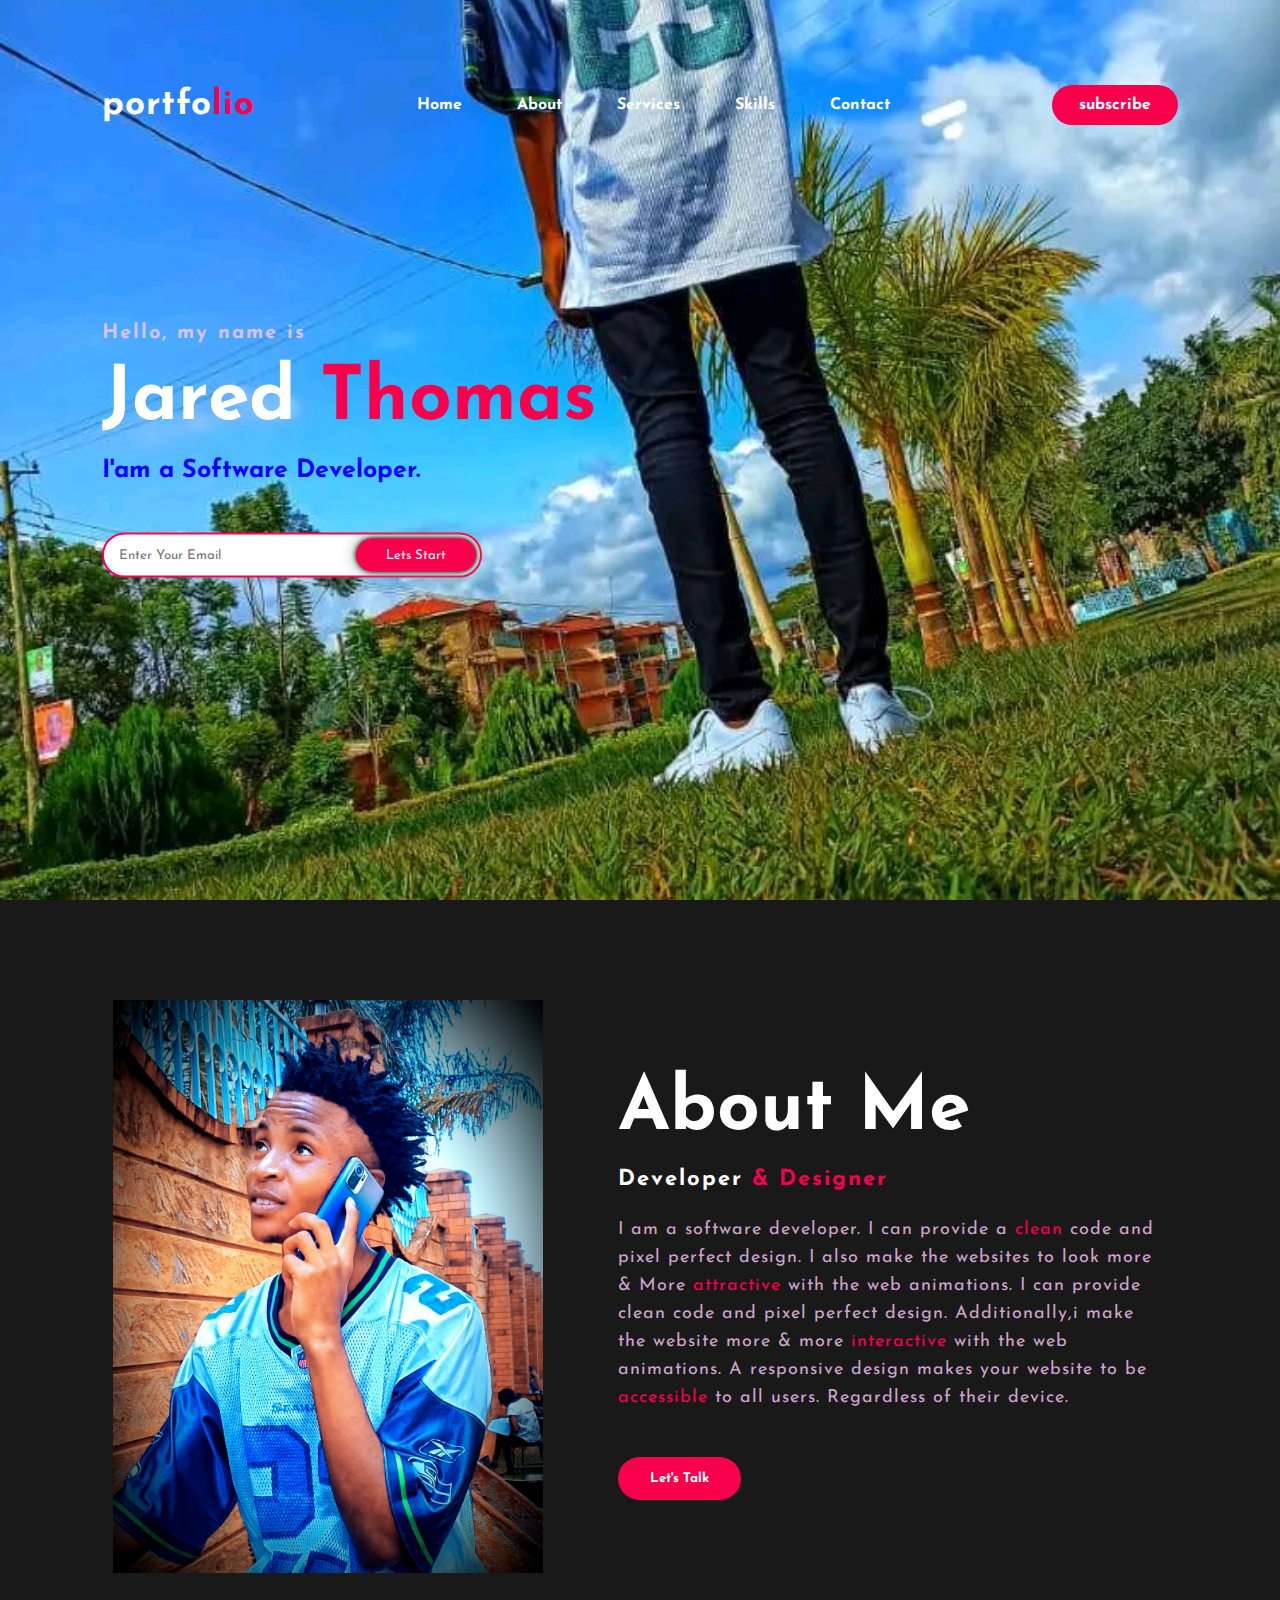
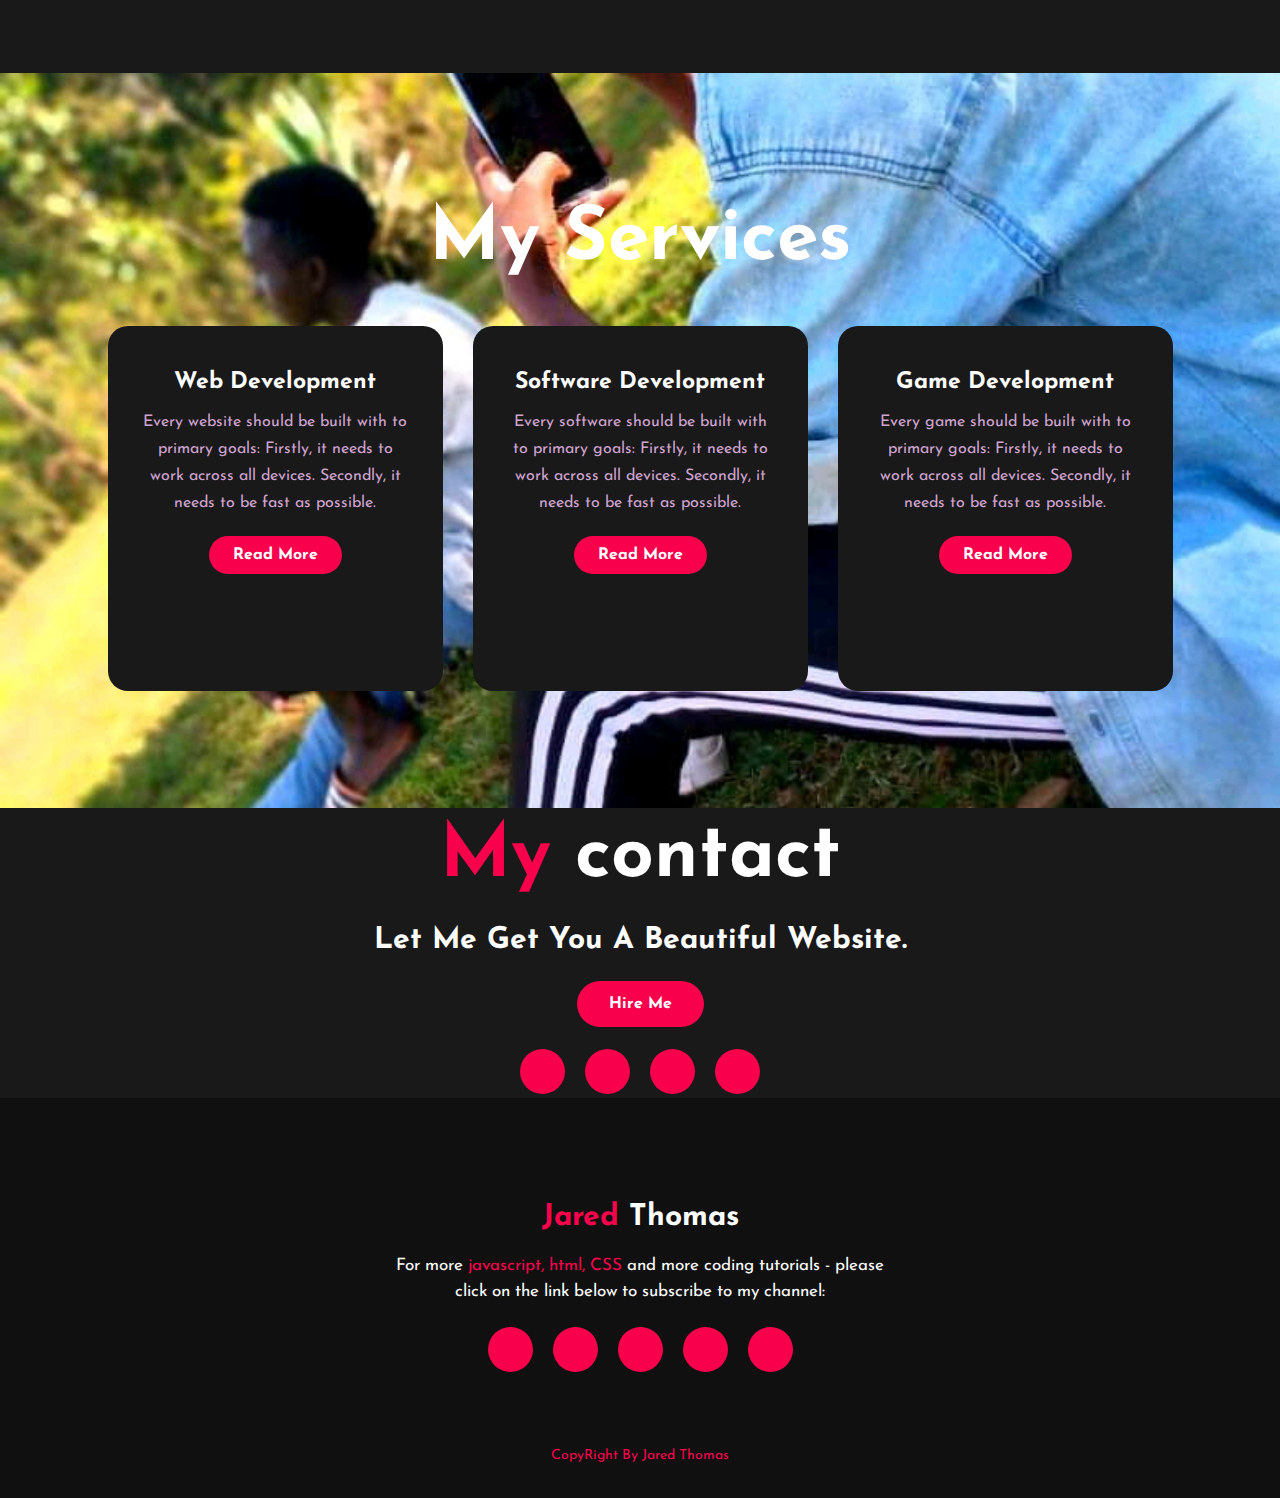
<file: index.html>
<!DOCTYPE html>
<html>

<head>
    <title>portfolio website</title>
    <link href="./styles.css" rel="stylesheet">
    <link rel="preconnect" href="https://fonts.gstatic.com">
    <link href="https://fonts.googleapis.com/css2?family=Josefin+Sans:ital,wght@0,100;0,200;0,300;0,400;0,500;0,600;0,700;1,100;1,200;1,300;1,400;1,500;1,600;1,700&display=swap" rel="stylesheet">
    <link rel="stylesheet" href="https://cdnjs.cloudflare.com/ajax/libs/font-awesome/6.2.0/css/all.min.css" integrity="sha512-xh6O/CkQoPOWDdYTDqeRdPCVd1SpvCA9XXcUnZS2FmJNp1coAFzvtCN9BmamE+4aHK8yyUHUSCcJHgXloTyT2A==" crossorigin="anonymous" referrerpolicy="no-referrer"
    />
</head>

<body>


    <!------hero section starts--------->

    <div class="hero">
        <nav>

            <h2 class="logo">portfo<span>lio</span></h2>

            <ul>
                <li><a href="#">home</a></li>
                <li><a href="#">about</a></li>
                <li><a href="#">services</a></li>
                <li> <a href="#">skills</a></li>
                <li> <a href="#">contact</a></li>

            </ul>

            <a href="#" class="btn">subscribe</a>

        </nav>
        <div class="content">
            <h4>Hello, my name is</h4>
            <h1>Jared <span>Thomas</span></h1>
            <h3>I'am a Software Developer.</h3>
            <div class="newslatter">
                <form>
                    <input type="email" name="email" id="mail" placeholder="Enter Your Email">
                    <input type="Submit" name="submit" value="Lets Start">
                </form>
            </div>
        </div>
    </div>
    <!------------About section start------->
    <section class="about">
        <div class="main">
            <img src="images/jared.jpg">
            <div class="about-text">
                <h2>About Me</h2>
                <h5>Developer <span>& Designer</span></h5>

                <p>
                    I am a software developer. I can provide a
                    <span>clean</span> code and pixel perfect design. I also make the websites to look more & More <span>attractive</span> with the web animations. I can provide clean code and pixel perfect design. Additionally,i make the website more
                    & more <span>interactive</span> with the web animations. A responsive design makes your website to be <span>accessible</span> to all users. Regardless of their device. </p>
                <button type="button">Let's Talk</button>
            </div>
        </div>
    </section>
    <!---------service section starts-------->
    <div class="service">
        <div class="title">
            <h2>My Services</h2>

        </div>
        <div class="box">
            <div class="card">
                <i class="fas fa-bars"></i>
                <h5>Web Development</h5>
                <div class="pra">
                    <p>Every website should be built with to primary goals: Firstly, it needs to work across all devices. Secondly, it needs to be fast as possible.</p>
                    <p style="text-align:center ;">
                        <a class="button" href="#">Read More</a>
                    </p>
                </div>
            </div>
            <div class="card">
                <i class="fas fa-user"></i>
                <h5>Software Development</h5>
                <div class="pra">
                    <p>Every software should be built with to primary goals: Firstly, it needs to work across all devices. Secondly, it needs to be fast as possible.</p>
                    <p style="text-align:center ;">
                        <a class="button" href="#">Read More</a>
                    </p>
                </div>
            </div>
            <div class="card">
                <i class="fas fa-bell"></i>
                <h5>Game Development</h5>
                <div class="pra">
                    <p>Every game should be built with to primary goals: Firstly, it needs to work across all devices. Secondly, it needs to be fast as possible.</p>
                    <p style="text-align:center ;">
                        <a class="button" href="#">Read More</a>
                    </p>
                </div>
            </div>
        </div>
    </div>
    <!----------contact me-------->
    <div class="contact-me">

        <div class="title">
            <h2><span>My</span> contact</h2>

        </div>
        <p>Let Me Get You A Beautiful Website.</p>
        <a class="button-two" href="#">Hire Me</a>
        <div class="social">
            <a href="#"><i class="fa-brands fa-whatsapp"></i></a>
            <a href="#"><i class="fa-brands fa-telegram"></i></a>
            <a href="#"><i class="fa-solid fa-phone"></i></a>
            <a href="#"><i class="fa-sharp fa-solid fa-inbox"></i></a>

        </div>
    </div>
    <!----------footer start--------->
    <footer>
        <p><span>Jared</span> Thomas</p>

        <p> For more <span>javascript, html, CSS</span> and more coding tutorials - please click on the link below to subscribe to my channel:</p>

        <div class="social">
            <a href=""><i class="fa-brands fa-facebook"></i></a>
            <a href="#"><i class="fab fa-instagram"></i></a>
            <a href="#"><i class="fab fa-dribbble"></i></a>
            <a href="#"><i class="fa-brands fa-twitter"></i></a>
            <a href="#"><i class="fa-brands fa-linkedin"></i></a>
        </div>
        <p class="End">CopyRight By Jared Thomas</p>
    </footer>
</body>

</html
</file>
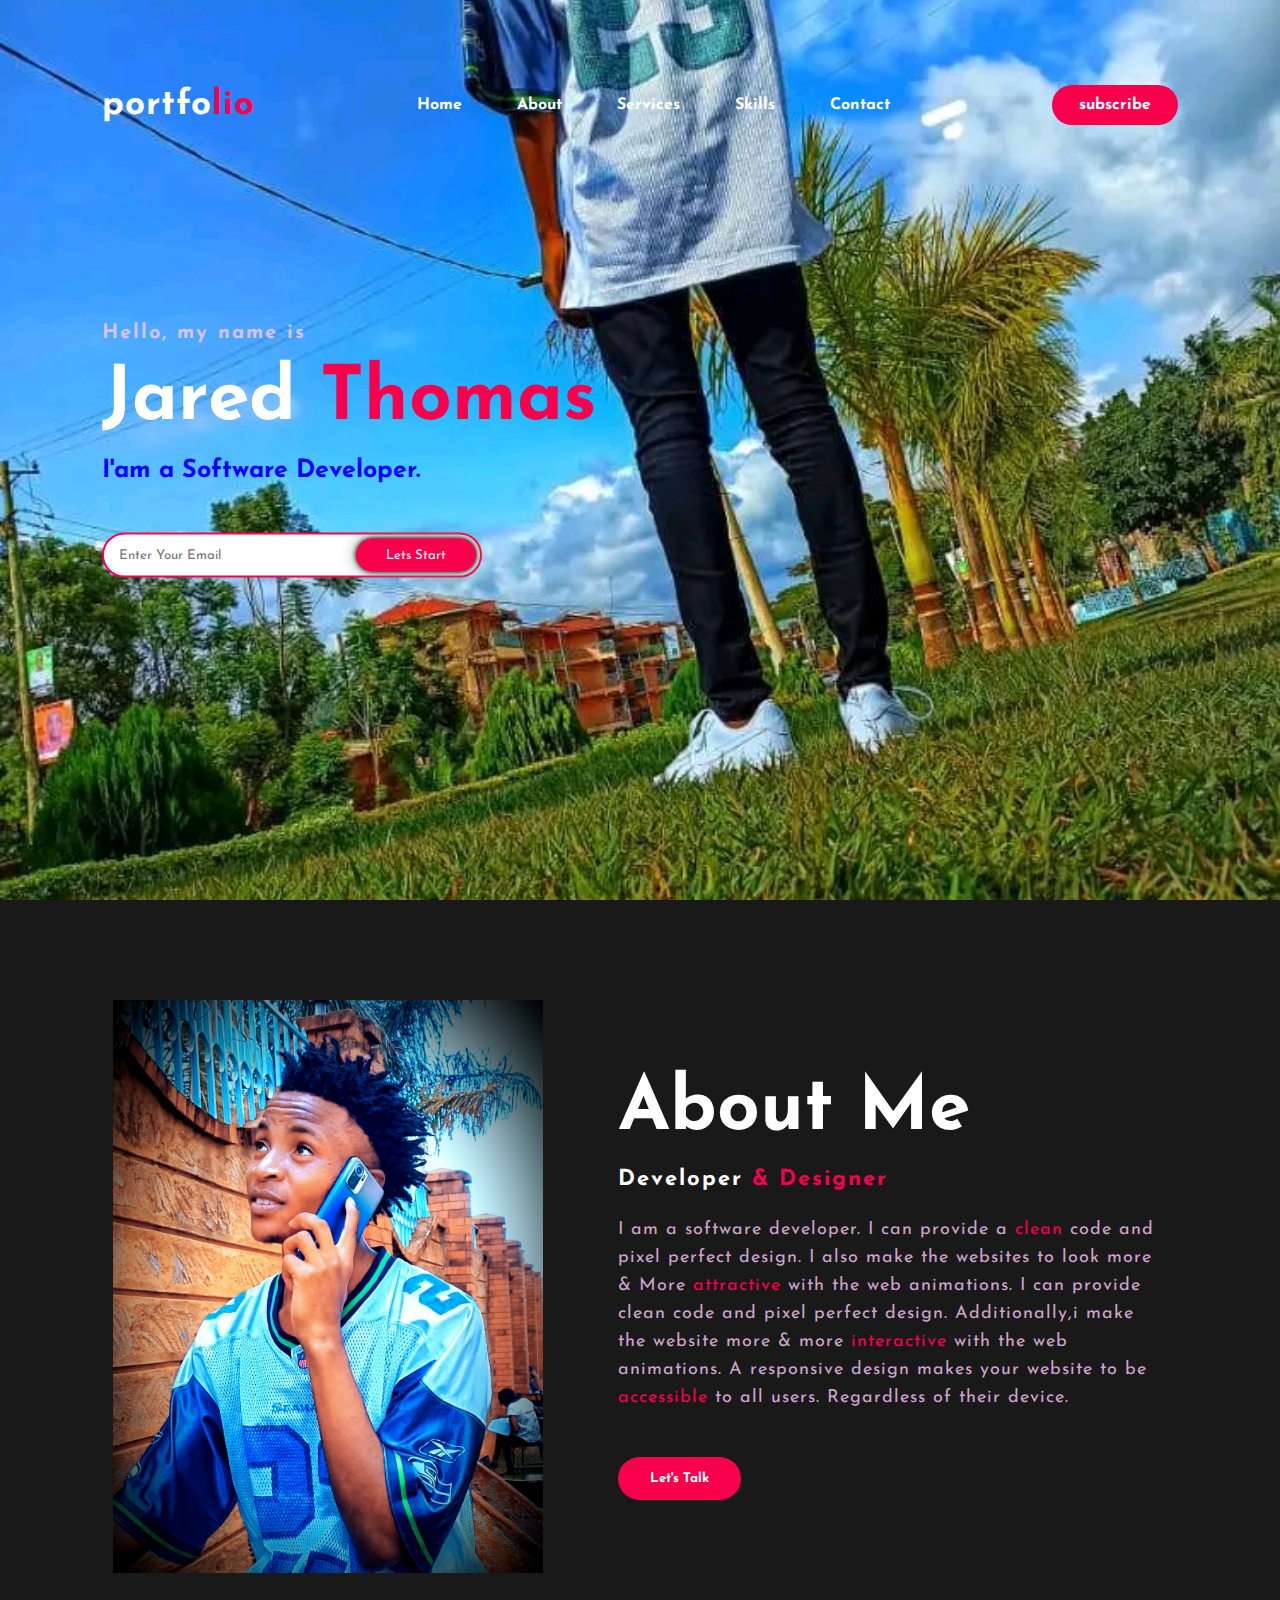
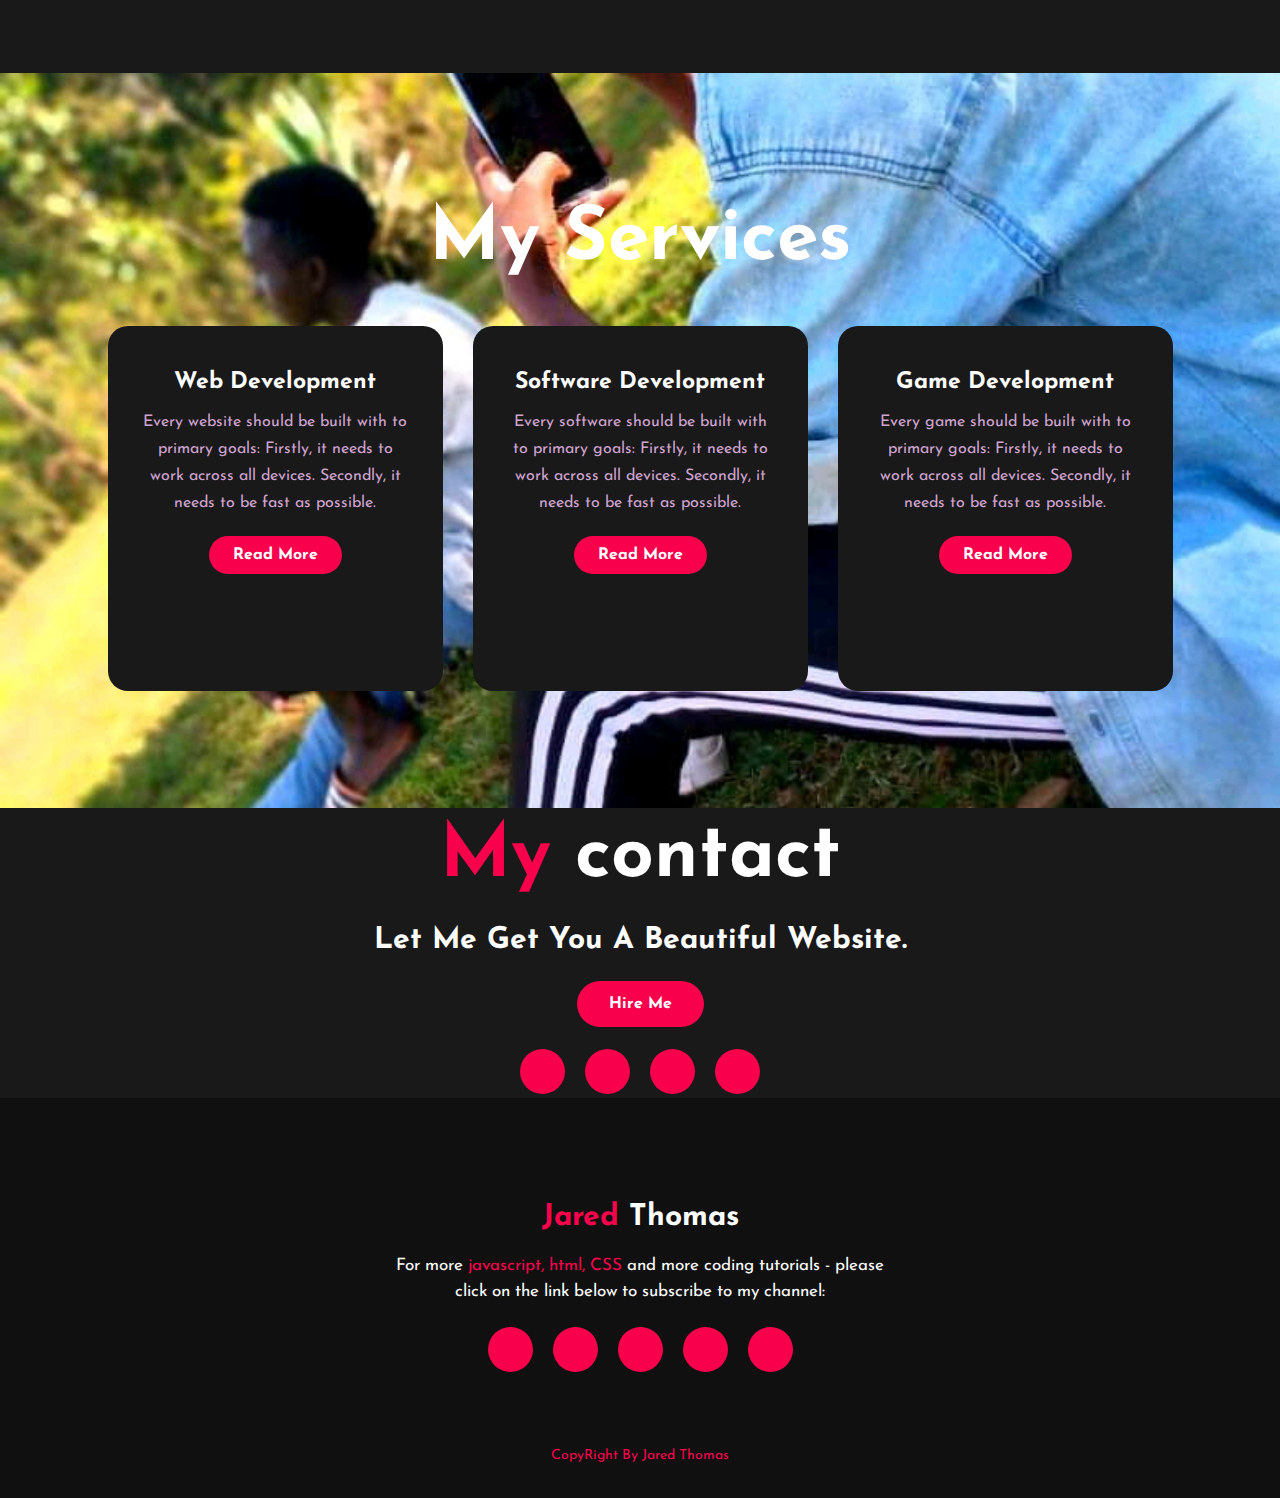
<file: portfolio.html>
<!DOCTYPE html>
<html>

<head>
    <title>portfolio website</title>
    <link href="./styles.css" rel="stylesheet">
    <link rel="preconnect" href="https://fonts.gstatic.com">
    <link href="https://fonts.googleapis.com/css2?family=Josefin+Sans:ital,wght@0,100;0,200;0,300;0,400;0,500;0,600;0,700;1,100;1,200;1,300;1,400;1,500;1,600;1,700&display=swap" rel="stylesheet">
    <link rel="stylesheet" href="https://cdnjs.cloudflare.com/ajax/libs/font-awesome/6.2.0/css/all.min.css" integrity="sha512-xh6O/CkQoPOWDdYTDqeRdPCVd1SpvCA9XXcUnZS2FmJNp1coAFzvtCN9BmamE+4aHK8yyUHUSCcJHgXloTyT2A==" crossorigin="anonymous" referrerpolicy="no-referrer"
    />
</head>

<body>


    <!------hero section starts--------->

    <div class="hero">
        <nav>

            <h2 class="logo">portfo<span>lio</span></h2>

            <ul>
                <li><a href="#">home</a></li>
                <li><a href="#">about</a></li>
                <li><a href="#">services</a></li>
                <li> <a href="#">skills</a></li>
                <li> <a href="#">contact</a></li>

            </ul>

            <a href="#" class="btn">subscribe</a>

        </nav>
        <div class="content">
            <h4>Hello, my name is</h4>
            <h1>Jared <span>Thomas</span></h1>
            <h3>I'am a Software Developer.</h3>
            <div class="newslatter">
                <form>
                    <input type="email" name="email" id="mail" placeholder="Enter Your Email">
                    <input type="Submit" name="submit" value="Lets Start">
                </form>
            </div>
        </div>
    </div>
    <!------------About section start------->
    <section class="about">
        <div class="main">
            <img src="images/jared.jpg">
            <div class="about-text">
                <h2>About Me</h2>
                <h5>Developer <span>& Designer</span></h5>

                <p>
                    I am a software developer. I can provide a
                    <span>clean</span> code and pixel perfect design. I also make the websites to look more & More <span>attractive</span> with the web animations. I can provide clean code and pixel perfect design. Additionally,i make the website more
                    & more <span>interactive</span> with the web animations. A responsive design makes your website to be <span>accessible</span> to all users. Regardless of their device. </p>
                <button type="button">Let's Talk</button>
            </div>
        </div>
    </section>
    <!---------service section starts-------->
    <div class="service">
        <div class="title">
            <h2>My Services</h2>

        </div>
        <div class="box">
            <div class="card">
                <i class="fas fa-bars"></i>
                <h5>Web Development</h5>
                <div class="pra">
                    <p>Every website should be built with to primary goals: Firstly, it needs to work across all devices. Secondly, it needs to be fast as possible.</p>
                    <p style="text-align:center ;">
                        <a class="button" href="#">Read More</a>
                    </p>
                </div>
            </div>
            <div class="card">
                <i class="fas fa-user"></i>
                <h5>Software Development</h5>
                <div class="pra">
                    <p>Every software should be built with to primary goals: Firstly, it needs to work across all devices. Secondly, it needs to be fast as possible.</p>
                    <p style="text-align:center ;">
                        <a class="button" href="#">Read More</a>
                    </p>
                </div>
            </div>
            <div class="card">
                <i class="fas fa-bell"></i>
                <h5>Game Development</h5>
                <div class="pra">
                    <p>Every game should be built with to primary goals: Firstly, it needs to work across all devices. Secondly, it needs to be fast as possible.</p>
                    <p style="text-align:center ;">
                        <a class="button" href="#">Read More</a>
                    </p>
                </div>
            </div>
        </div>
    </div>
    <!----------contact me-------->
    <div class="contact-me">

        <div class="title">
            <h2><span>My</span> contact</h2>

        </div>
        <p>Let Me Get You A Beautiful Website.</p>
        <a class="button-two" href="#">Hire Me</a>
        <div class="social">
            <a href="#"><i class="fa-brands fa-whatsapp"></i></a>
            <a href="#"><i class="fa-brands fa-telegram"></i></a>
            <a href="#"><i class="fa-solid fa-phone"></i></a>
            <a href="#"><i class="fa-sharp fa-solid fa-inbox"></i></a>

        </div>
    </div>
    <!----------footer start--------->
    <footer>
        <p><span>Jared</span> Thomas</p>

        <p> For more <span>javascript, html, CSS</span> and more coding tutorials - please click on the link below to subscribe to my channel:</p>

        <div class="social">
            <a href=""><i class="fa-brands fa-facebook"></i></a>
            <a href="#"><i class="fab fa-instagram"></i></a>
            <a href="#"><i class="fab fa-dribbble"></i></a>
            <a href="#"><i class="fa-brands fa-twitter"></i></a>
            <a href="#"><i class="fa-brands fa-linkedin"></i></a>
        </div>
        <p class="End">CopyRight By Jared Thomas</p>
    </footer>
</body>

</html
</file>
<file: styles.css>
* {
            margin: 4%;
            padding: 0;
            margin: 0;
            box-sizing: border-box;
            font-family: 'josefin sans', sans-serif;
        }
        
        .hero {
            height: 100vh;
            width: 100%;
            background-image: url(images/jinela.jpg);
            background-size: cover;
            background-position: center;
        }
        
        nav {
            display: flex;
            align-items: center;
            justify-content: space-between;
            padding-left: 8%;
            padding-top: 85px;
            padding-right: 8%;
        }
        
        .logo {
            color: white;
            font-size: 35px;
            letter-spacing: 1px;
            cursor: pointer;
        }
        
        span {
            color: #f9004d;
        }
        
        nav ul li {
            list-style-type: none;
            display: inline-block;
            padding: 10px 25px;
        }
        
        nav ul li a {
            color: white;
            text-decoration: none;
            font-weight: bold;
            text-transform: capitalize;
        }
        
        nav ul li a:hover {
            color: #f9004d;
            transition: .4s;
            -webkit-transition: .4s;
            -moz-transition: .4s;
            -ms-transition: .4s;
            -o-transition: .4s;
        }
        
        .btn {
            background-color: #f9004d;
            color: white;
            text-decoration: none;
            border: 2px solid transparent;
            font-weight: bold;
            padding: 10px 25px;
            border-radius: 30px;
            -webkit-border-radius: 30px;
            -moz-border-radius: 30px;
            -ms-border-radius: 30px;
            -o-border-radius: 30px;
            transition: transform .4s;
            -webkit-transition: transform .4s;
            -moz-transition: transform .4s;
            -ms-transition: transform .4s;
            -o-transition: transform .4s;
        }
        
        .btn:hover {
            transform: scale(1.2);
            -webkit-transform: scale(1.2);
            -moz-transform: scale(1.2);
            -ms-transform: scale(1.2);
            -o-transform: scale(1.2);
        }
        
        .content {
            position: absolute;
            top: 50%;
            left: 8%;
            transform: translateY(-50%);
            -webkit-transform: translateY(-50%);
            -moz-transform: translateY(-50%);
            -ms-transform: translateY(-50%);
            -o-transform: translateY(-50%);
        }
        
        h1 {
            color: white;
            margin: 20px 0px 20px;
            font-size: 75px;
        }
        
        h3 {
            color: blue;
            font-size: 25px;
            margin-bottom: 50px;
        }
        
        h4 {
            color: #fcfc;
            letter-spacing: 2px;
            font-size: 20px;
        }
        
        .newslatter form {
            width: 380px;
            max-width: 100%;
            position: relative;
        }
        
        .newslatter form input:first-child {
            display: inline-block;
            width: 100%;
            padding: 14px 130px 14px 15px;
            border: 2px solid #f9004d;
            outline: none;
            border-radius: 30px;
            -webkit-border-radius: 30px;
            -moz-border-radius: 30px;
            -ms-border-radius: 30px;
            -o-border-radius: 30px;
        }
        
        .newslatter form input:last-child {
            position: absolute;
            display: inline-block;
            outline: none;
            border: none;
            padding: 10px 30px;
            border-radius: 30px;
            -webkit-border-radius: 30px;
            -moz-border-radius: 30px;
            -ms-border-radius: 30px;
            -o-border-radius: 30px;
            background-color: #f9004d;
            color: white;
            box-shadow: 0px 0px 5px #000, 0px 0px 15px #858585;
            top: 6px;
            right: 6px;
        }
        
        .about {
            width: 100%;
            padding: 100px 0px;
            background-color: #191919;
        }
        
        .about img {
            height: auto;
            width: 430px;
        }
        
        .about-text {
            width: 550px;
        }
        
        .main {
            width: 1130px;
            max-width: 95%;
            margin: 0 auto;
            display: flex;
            align-items: center;
            justify-content: space-around;
        }
        
        .about-text h2 {
            color: white;
            font-size: 75px;
            text-transform: capitalize;
            margin-bottom: 20px;
        }
        
        .about-text h5 {
            color: white;
            letter-spacing: 2px;
            font-size: 22px;
            margin-bottom: 25px;
            text-transform: capitalize;
        }
        
        .about-text p {
            color: #fcfc;
            letter-spacing: 1px;
            line-height: 28px;
            font-size: 18px;
            margin-bottom: 45px;
        }
        
        button {
            background-color: #f9004d;
            color: white;
            text-decoration: none;
            border: 2px solid transparent;
            font-weight: bold;
            padding: 13px 30px;
            border-radius: 30px;
            -webkit-border-radius: 30px;
            -moz-border-radius: 30px;
            -ms-border-radius: 30px;
            -o-border-radius: 30px;
            transition: .4s;
            -webkit-transition: ;
            -moz-transition: ;
            -ms-transition: ;
            -o-transition: ;
        }
        
        button:hover {
            background-color: transparent;
            border: 2px solid #f9004d;
            cursor: pointer;
        }
        
        .service {
            background-image: url(images/swanya.jpg);
            background-size: cover;
            background-position: center;
            /*background: #101010;*/
            width: 100%;
            padding: 100px 0px;
        }
        
        .title h2 {
            color: white;
            font-size: 75px;
            width: 1130px;
            margin: 30px auto;
            text-align: center;
        }
        
        .box {
            display: flex;
            justify-content: center;
            align-items: center;
            min-height: 400px;
        }
        
        .card {
            height: 365px;
            width: 335px;
            padding: 20px 35px;
            background: #191919;
            border-radius: 20px;
            -webkit-border-radius: 20px;
            -moz-border-radius: 20px;
            -ms-border-radius: 20px;
            -o-border-radius: 20px;
            margin: 15px;
            position: relative;
            overflow: hidden;
            text-align: center;
        }
        
        .card i {
            font-size: 50px;
            display: block;
            text-align: center;
            margin: 25px 0px;
            color: #f9004d;
        }
        
        h5 {
            color: white;
            font-size: 23px;
            margin-bottom: 15px;
        }
        
        .pra p {
            color: #fcfc;
            font-size: 16px;
            line-height: 27px;
            margin-bottom: 25px;
        }
        
        .card .button {
            background-color: #f9004d;
            color: white;
            text-decoration: none;
            border: 2px solid transparent;
            font-weight: bold;
            padding: 9px 22px;
            border-radius: 30px;
            -webkit-border-radius: 30px;
            -moz-border-radius: 30px;
            -ms-border-radius: 30px;
            -o-border-radius: 30px;
            transition: .4s;
            -webkit-transition: .4s;
            -moz-transition: .4s;
            -ms-transition: .4s;
            -o-transition: .4s;
        }
        
        .card .button:hover {
            background-color: transparent;
            border: 2px solid #f9004d;
            cursor: pointer;
        }
        
        .contact-me {
            width: 100%;
            height: 290px;
            background: #191919;
            display: flex;
            align-items: center;
            flex-direction: column;
            justify-content: center;
        }
        
        .contact-me p {
            color: white;
            font-size: 30px;
            font-weight: bold;
            margin-bottom: 25px;
        }
        
        .contact-me .button-two {
            background-color: #f9004d;
            color: white;
            text-decoration: none;
            border: 2px solid transparent;
            font-weight: bold;
            padding: 13px 30px;
            border-radius: 30px;
            -webkit-border-radius: 30px;
            -moz-border-radius: 30px;
            -ms-border-radius: 30px;
            -o-border-radius: 30px;
            transition: .4s;
            -webkit-transition: ;
            -moz-transition: ;
            -ms-transition: ;
            -o-transition: ;
        }
        
        .contact-me .button-two:hover {
            background-color: transparent;
            border: 2px solid #f9004d;
            cursor: pointer;
        }
        
        footer {
            position: relative;
            width: 100%;
            height: 400px;
            background: #101010;
            display: flex;
            flex-direction: column;
            align-items: center;
            justify-content: center;
        }
        
        footer p:nth-child(1) {
            font-size: 30px;
            color: white;
            margin-bottom: 20px;
            font-weight: bold;
        }
        
        footer p:nth-child(2) {
            color: white;
            font-size: 17px;
            width: 500px;
            text-align: center;
            line-height: 26px;
        }
        
        .social a {
            width: 45px;
            height: 45px;
            display: flex;
            align-items: center;
            justify-content: center;
            background: #f9004d;
            border-radius: 50%;
            -webkit-border-radius: 50%;
            -moz-border-radius: 50%;
            -ms-border-radius: 50%;
            -o-border-radius: 50%;
            margin: 22px 10px;
            color: white;
            text-decoration: none;
            font-size: 20px;
        }
        
        .social {
            display: flex;
        }
        
        .social a:hover {
            transform: scale(1.3);
            -webkit-transform: scale(1.3);
            -moz-transform: scale(1.3);
            -ms-transform: scale(1.3);
            -o-transform: scale(1.3);
            transition: .3s;
            -webkit-transition: .3s;
            -moz-transition: .3s;
            -ms-transition: .3s;
            -o-transition: .3s;
        }
        
        .End {
            position: absolute;
            color: #f9004d;
            bottom: 35px;
            font-size: 14px;
        }
</file>
